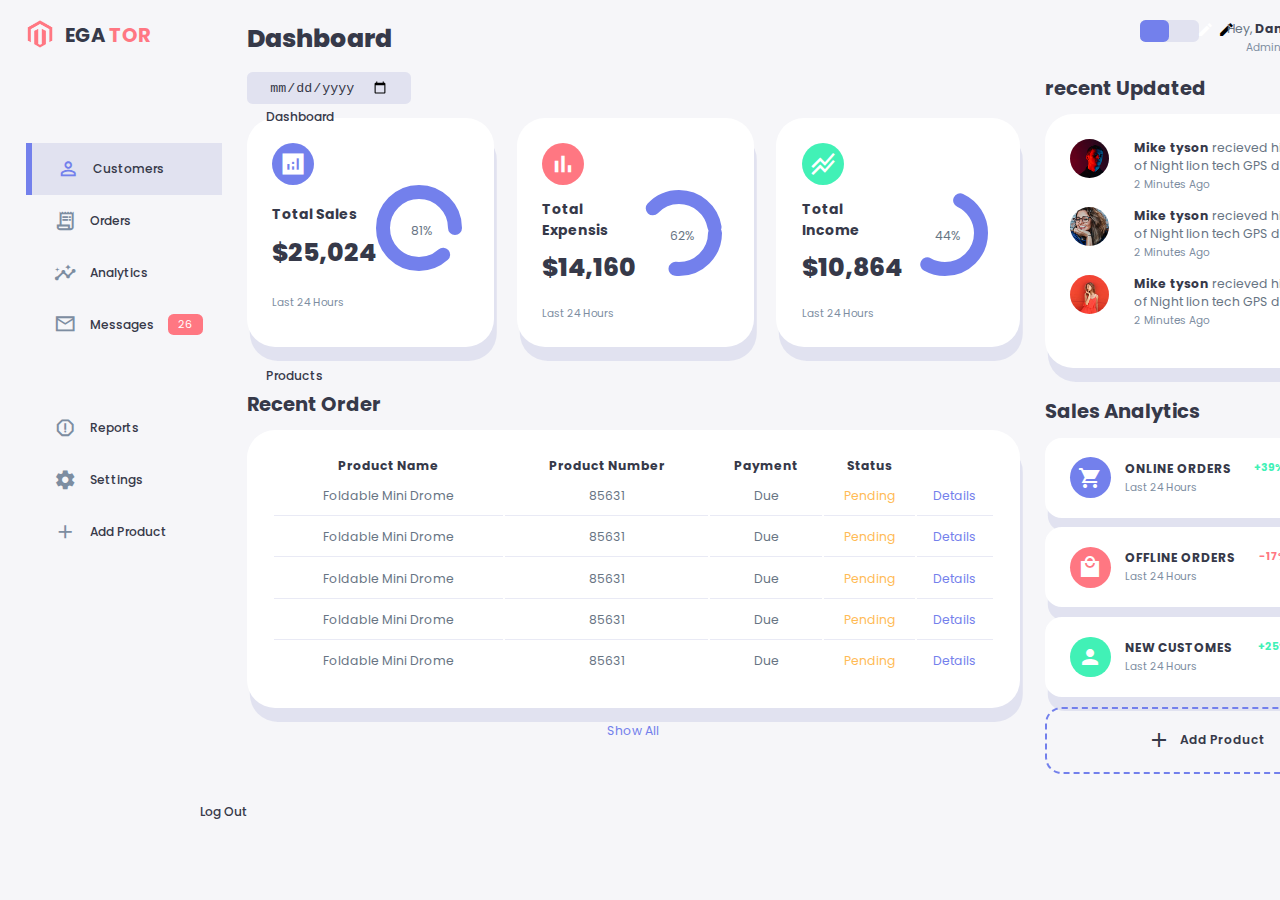
<file: index.html>
<!DOCTYPE html>
<html lang="en">

<head>
    <meta charset="UTF-8">
    <meta http-equiv="X-UA-Compatible" content="IE=edge">
    <meta name="viewport" content="width=device-width, initial-scale=1.0">
    <title>responsive dashboard</title>
    <!-- material icon -->
    <link href="https://fonts.googleapis.com/icon?family=Material+Icons+Sharp" rel="stylesheet">
    <!-- style.css -->
    <link rel="stylesheet" href="./css/style.css">
</head>

<body>
    <div class="containerr">
        <aside>
            <div class="top">
                <div class="logo">
                    <img src="./responsive admin dashboard assets/images/logo.png">
                    <h2>EGA <span class="danger">TOR</span> </h2>
                </div>
                <div class="close" id="close-btn">
                    <span class="material-icons-sharp">
                        close
                    </span>
                </div>
            </div>
            <div class="sidebar">
                <a href="./folder.html">
                    <span class="material-icons-sharp">
                        grid_view
                    </span>
                    <h3>Dashboard</h3>
                </a>
                <a href="#" class="active">
                    <span class="material-icons-sharp">
                        person_outline
                    </span>
                    <h3>Customers</h3>
                </a>
                <a href="#">
                    <span class="material-icons-sharp">
                        receipt_long
                    </span>
                    <h3>Orders</h3>
                </a>
                <a href="#">
                    <span class="material-icons-sharp">
                        insights
                    </span>
                    <h3>Analytics</h3>
                </a>
                <a href="#">
                    <span class="material-icons-sharp">
                        mail_outline
                    </span>
                    <h3>Messages</h3>
                    <span class="message-count">26</span>
                </a>
                <a href="#">
                    <span class="material-icons-sharp">
                        inventory
                    </span>
                    <h3>Products</h3>
                </a>
                <a href="#">
                    <span class="material-icons-sharp">
                        report_gmailerrorred
                    </span>
                    <h3>Reports</h3>
                </a>
                <a href="#">
                    <span class="material-icons-sharp">
                        settings
                    </span>
                    <h3>Settings</h3>
                </a>
                <a href="#">
                    <span class="material-icons-sharp">
                        add
                    </span>
                    <h3>Add Product</h3>
                </a>
                <a href="#">
                    <span class="material-icons-sharp">
                        logout
                    </span>
                    <h3>Log Out</h3>
                </a>
            </div>
        </aside>
        <!-- End of Aside -->
        <main>
            <h1>Dashboard</h1>
            <div class="data">
                <input type="date">
            </div>
            <div class="insights">
                <div class="sales">
                    <span class="material-icons-sharp">analytics</span>
                    <div class="middel">
                        <div class="left">
                            <h3>Total Sales</h3>
                            <h1>$25,024</h1>
                        </div>
                        <div class="progress">
                            <svg>
                                <circle cx="38" cy="38" r="36"></circle>
                            </svg>
                            <div class="number">
                                <p>81%</p>
                            </div>
                        </div>
                    </div>
                    <small class="text-muted">Last 24 Hours</small>
                </div>
                <!-- End of Sales -->
                <div class="expenses">
                    <span class="material-icons-sharp">bar_chart</span>
                    <div class="middel">
                        <div class="left">
                            <h3>Total Expensis</h3>
                            <h1>$14,160</h1>
                        </div>
                        <div class="progress">
                            <svg>
                                <circle cx="38" cy="38" r="36"></circle>
                            </svg>
                            <div class="number">
                                <p>62%</p>
                            </div>
                        </div>
                    </div>
                    <small class="text-muted">Last 24 Hours</small>
                </div>
                <!-- End of Expenses -->
                <div class="income">
                    <span class="material-icons-sharp">stacked_line_chart</span>
                    <div class="middel">
                        <div class="left">
                            <h3>Total Income</h3>
                            <h1>$10,864</h1>
                        </div>
                        <div class="progress">
                            <svg>
                                <circle cx="38" cy="38" r="36"></circle>
                            </svg>
                            <div class="number">
                                <p>44%</p>
                            </div>
                        </div>
                    </div>
                    <small class="text-muted">Last 24 Hours</small>
                </div>
                <!-- End of Income -->
            </div>
            <div class="recent-order">
                <h2>Recent Order</h2>
                <table>
                    <thead>
                        <tr>
                            <th>Product Name</th>
                            <th>Product Number</th>
                            <th>Payment</th>
                            <th>Status</th>
                            <th></th>
                        </tr>
                    </thead>
                    <tbody>
                        <tr>
                            <td>Foldable Mini Drome</td>
                            <td>85631</td>
                            <td>Due</td>
                            <td class="warning">Pending</td>
                            <td class="primary">Details</td>
                        </tr>
                        <tr>
                            <td>Foldable Mini Drome</td>
                            <td>85631</td>
                            <td>Due</td>
                            <td class="warning">Pending</td>
                            <td class="primary">Details</td>
                        </tr>
                        <tr>
                            <td>Foldable Mini Drome</td>
                            <td>85631</td>
                            <td>Due</td>
                            <td class="warning">Pending</td>
                            <td class="primary">Details</td>
                        </tr>
                        <tr>
                            <td>Foldable Mini Drome</td>
                            <td>85631</td>
                            <td>Due</td>
                            <td class="warning">Pending</td>
                            <td class="primary">Details</td>
                        </tr>
                        <tr>
                            <td>Foldable Mini Drome</td>
                            <td>85631</td>
                            <td>Due</td>
                            <td class="warning">Pending</td>
                            <td class="primary">Details</td>
                        </tr>
                    </tbody>

                </table>
                <a href="#">Show All</a>
            </div>
        </main>
        <!-- End of Main -->
        <div class="right">
            <div class="top">
                <button id="menu-btn">
                    <span class="material-icons-sharp">menu</span>
                </button>
                <div class="theme-toggler">
                    <span class="material-icons-sharp active">light_mode</span>
                    <span class="material-icons-sharp">dark_mode</span>
                </div>
                <div class="profile">
                    <div class="info">
                        <p>Hey, <b>Daniel</b> </p>
                        <small class="text-muted">Admin</small>
                    </div>
                    <div class="profile-photo">
                        <img src="./responsive admin dashboard assets/images/profile-1.jpg" alt="">
                    </div>
                </div>
            </div>
            <!-- End of Top -->
            <div class="recent-updates">
                <h2>recent Updated</h2>
                <div class="updates">
                    <div class="update">
                        <div class="profile-photo">
                            <img src="./responsive admin dashboard assets/images/profile-2.jpg" alt="">
                        </div>
                        <div class="message">
                            <p> <b>Mike tyson</b> recieved his order of Night lion tech GPS drone</p>
                            <small class="text-muted">2 Minutes Ago</small>
                        </div>
                    </div>
                    <div class="update">
                        <div class="profile-photo">
                            <img src="./responsive admin dashboard assets/images/profile-3.jpg" alt="">
                        </div>
                        <div class="message">
                            <p> <b>Mike tyson</b> recieved his order of Night lion tech GPS drone</p>
                            <small class="text-muted">2 Minutes Ago</small>
                        </div>
                    </div>
                    <div class="update">
                        <div class="profile-photo">
                            <img src="./responsive admin dashboard assets/images/profile-4.jpg" alt="">
                        </div>
                        <div class="message">
                            <p> <b>Mike tyson</b> recieved his order of Night lion tech GPS drone</p>
                            <small class="text-muted">2 Minutes Ago</small>
                        </div>
                    </div>
                </div>
            </div>
            <!-- End of Recent Updates -->
            <div class="sale-analytics">
                <h2>Sales Analytics</h2>
                <div class="item online">
                    <div class="icon">
                        <span class="material-icons-sharp">shopping_cart</span>
                    </div>
                    <div class="right">
                        <div class="info">
                            <h3>ONLINE ORDERS</h3>
                            <small class="text-muted">Last 24 Hours</small>
                        </div>
                        <h5 class="success">+39%</h5>
                        <h3>3849</h3>
                    </div>
                </div>
                <div class="item offline">
                    <div class="icon">
                        <span class="material-icons-sharp">local_mall</span>
                    </div>
                    <div class="right">
                        <div class="info">
                            <h3>OFFLINE ORDERS</h3>
                            <small class="text-muted">Last 24 Hours</small>
                        </div>
                        <h5 class="danger">-17%</h5>
                        <h3>1100</h3>
                    </div>
                </div>
                <div class="item customers">
                    <div class="icon">
                        <span class="material-icons-sharp">person</span>
                    </div>
                    <div class="right">
                        <div class="info">
                            <h3>NEW CUSTOMES</h3>
                            <small class="text-muted">Last 24 Hours</small>
                        </div>
                        <h5 class="success">+25%</h5>
                        <h3>849</h3>
                    </div>
                </div>
                <div class="item add-product">
                    <div>
                        <span class="material-icons-sharp">add</span>
                        <h3>Add Product</h3>
                    </div>
                </div>
            </div>
        </div>
    </div>
    <!-- Jquerry CDN Link-->
    <script src="https://ajax.googleapis.com/ajax/libs/jquery/3.6.3/jquery.min.js"></script>
    <script src="https://ajax.googleapis.com/ajax/libs/jquery/1.8/jquery.min.js"></script>
    <script src="./css/index.js"></script>
</body>

</html>
</file>
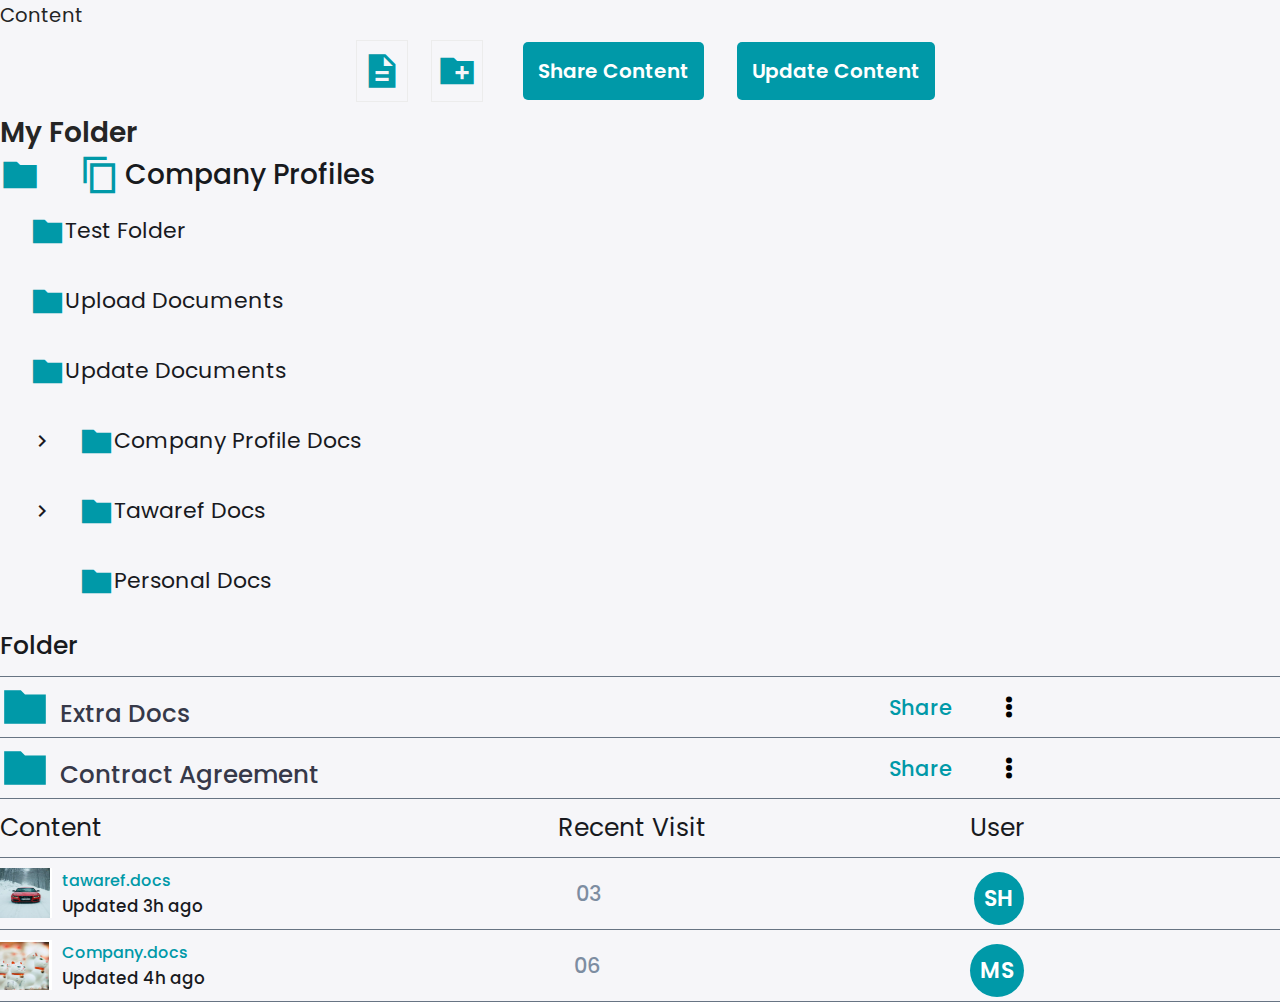
<file: folder.html>
<!DOCTYPE html>
<html lang="en">

<head>
    <meta charset="UTF-8">
    <meta http-equiv="X-UA-Compatible" content="IE=edge">
    <meta name="viewport" content="width=device-width, initial-scale=1.0">
    <title>responsive dashboard</title>
    <!-- material icon -->
    <link href="https://fonts.googleapis.com/icon?family=Material+Icons+Sharp" rel="stylesheet">
    <!-- style.css -->
    <link rel="stylesheet" href="./css/style.css">
    <!-- bootstrap css -->
    <link href="https://cdn.jsdelivr.net/npm/bootstrap@5.0.2/dist/css/bootstrap.min.css" rel="stylesheet"
        integrity="sha384-EVSTQN3/azprG1Anm3QDgpJLIm9Nao0Yz1ztcQTwFspd3yD65VohhpuuCOmLASjC" crossorigin="anonymous">
</head>

<body>

    <section class="folder">
        <div class="container-fluid">
            <div class="row mt-lg-5">
                <div class="col-lg-5 col-md-5 col-sm-3">
                    <div class="folder-text">
                        <h2>Content</h2>
                    </div>
                </div>
                <div class="col-lg-7 col-md-7 col-sm-9">
                    <div class="wrapper-one">
                        <div class="icons">
                            <span class="material-icons-sharp">
                                description
                            </span>
                            <span class="material-icons-sharp">
                                create_new_folder
                            </span>
                        </div>
                        <div class="button">
                            <a href="#" class="btn btn-succes">Share Content</a>
                            <a href="#" class="btn btn-succes"> Update Content </a>
                        </div>
                    </div>
                </div>
                <div class="row mt-lg-5">
                    <div class="col-lg-4 col-md-4 col-sm-12">
                        <div class="my-folder">
                            <h3>
                                My Folder
                            </h3>
                        </div>
                    </div>
                    <div class="col-lg-8 col-md-8 col-sm-12">
                        <div class="icons-text">
                            <span class="material-icons-sharp">folder_copy</span>
                            <h2>Company Profiles</h2>
                        </div>
                    </div>
                </div>
                <div class="row mt-lg-5">
                    <div class="col-lg-4 col-md-6 col-sm-12">
                        <div class="scroll-bar">
                            <div class="side-bar">
                                <div class="menu">
                                    <div class="item"><a href="#"><span class="material-icons-sharp"
                                                style="color: #0099a8; font-size: 35px;">folder</span><span
                                                class="sidebar-text">Test
                                                Folder</span></a>
                                    </div>
                                    <div class="item"><a href="#"><span class="material-icons-sharp"
                                                style="color: #0099a8; font-size: 35px;">folder</span><span
                                                class="sidebar-text">Upload
                                                Documents</span></a>
                                    </div>
                                    <div class="item"><a href="#"><span class="material-icons-sharp"
                                                style="color: #0099a8; font-size: 35px;">folder</span><span
                                                class="sidebar-text">Update
                                                Documents</span></a>
                                    </div>
                                    <div class="item"><a href="#" class="sub-btn"> <span
                                                class="material-icons-sharp dropdown">
                                                keyboard_arrow_right
                                            </span> <span class="material-icons-sharp"
                                                style="color: #0099a8; font-size: 35px;">folder</span><span
                                                class="sidebar-text">Company
                                                Profile Docs</span></a>
                                        <div class="sub-menu">
                                            <a href="#" class="sub-item"><span class="material-icons-sharp"
                                                    style="color: #0099a8; font-size: 35px;">folder</span><span
                                                    class="sidebar-text">Extra Docs</span></a>
                                            <a href="#" class="sub-item"><span class="material-icons-sharp"
                                                    style="color: #0099a8; font-size: 35px;">folder</span><span
                                                    class="sidebar-text">Contract Agreement</span></a>

                                        </div>
                                    </div>

                                    <div class="item"><a href="#" class="sub-btn"> <span
                                                class="material-icons-sharp dropdown">
                                                keyboard_arrow_right
                                            </span> <span class="material-icons-sharp"
                                                style="color: #0099a8; font-size: 35px;">folder</span><span
                                                class="sidebar-text">Tawaref
                                                Docs</span></a>
                                        <div class="sub-menu">
                                            <a href="#" class="sub-item"><span class="material-icons-sharp"
                                                    style="color: #0099a8; font-size: 35px;">folder</span><span
                                                    class="sidebar-text">Extra Docs</span></a>
                                            <a href="#" class="sub-item"><span class="material-icons-sharp"
                                                    style="color: #0099a8; font-size: 35px;">folder</span><span
                                                    class="sidebar-text">Contract Agreement</span></a>

                                        </div>

                                    </div>
                                    <div class="item"><a href="#"> <span class="material-icons-sharp"
                                                style="color: #0099a8; font-size: 35px;">folder</span><span
                                                class="sidebar-text">Personal
                                                Docs</span></a>
                                    </div>

                                </div>

                            </div>
                        </div>
                    </div>
                    <div class="col-lg-8 col-md-6 col-sm-12">
                        <div class="top-heading">
                            <h2>Folder</h2>
                        </div>
                        <div class="wrapper-main">
                            <div class="iconn-text">
                                <span class="material-icons-sharp">folder</span>
                                <span>
                                    <h2>Extra Docs</h2>
                                </span>
                            </div>
                            <div class="rightside-text">
                                <a href="#">
                                    <h2>Share</h2>
                                </a>
                                <span class="material-icons-sharp">
                                    more_vert
                                </span>
                            </div>
                        </div>
                        <div class="wrapper-main">
                            <div class="iconn-text">
                                <span class="material-icons-sharp">folder</span>
                                <span>
                                    <h2>Contract Agreement</h2>
                                </span>
                            </div>
                            <div class="rightside-text">
                                <a href="#">
                                    <h2>Share</h2>
                                </a>
                                <span class="material-icons-sharp">
                                    more_vert
                                </span>
                            </div>
                        </div>
                        <div class="wrapper-two">
                            <div class="text-one">
                                <h2>Content</h2>
                            </div>
                            <div class="text-two">
                                <h2>Recent Visit</h2>
                            </div>
                            <div class="text-three">
                                <h2>User</h2>
                            </div>
                        </div>
                        <div class="wrapper-three">
                            <div class="main-form">
                                <div class="form-img">
                                    <img src="./responsive admin dashboard assets/images/car.png" class="img-fluid"
                                        alt="">
                                </div>
                                <div class="form-text">
                                    <a href="https://www.tawaref.com/" target="_blank">tawaref.docs</a>
                                    <h2>Updated 3h ago</h2>
                                </div>
                            </div>
                            <div class="number-side">
                                <h2>03</h2>
                            </div>
                            <div class="update-side">
                                <p>SH</p>
                            </div>
                        </div>
                        <div class="wrapper-three">
                            <div class="main-form">
                                <div class="form-img">
                                    <img src="./responsive admin dashboard assets/images/cutie.png" class="img-fluid"
                                        alt="">
                                </div>
                                <div class="form-text">
                                    <a href="https://www.tawaref.com/blog.html" target="_blank">Company.docs</a>
                                    <h2>Updated 4h ago</h2>
                                </div>
                            </div>
                            <div class="number-side">
                                <h2>06</h2>
                            </div>
                            <div class="update-side">
                                <p>MS</p>
                            </div>
                        </div>
                    </div>
                </div>
            </div>
        </div>
    </section>

    <!-- Js CDN -->
    <script src="https://ajax.googleapis.com/ajax/libs/jquery/3.6.3/jquery.min.js"></script>
    <script src="https://ajax.googleapis.com/ajax/libs/jquery/1.8/jquery.min.js"></script>
    <!-- Bootstrap CDN -->
    <script src="https://cdn.jsdelivr.net/npm/@popperjs/core@2.9.2/dist/umd/popper.min.js"
        integrity="sha384-IQsoLXl5PILFhosVNubq5LC7Qb9DXgDA9i+tQ8Zj3iwWAwPtgFTxbJ8NT4GN1R8p"
        crossorigin="anonymous"></script>
    <script src="https://cdn.jsdelivr.net/npm/bootstrap@5.0.2/dist/js/bootstrap.min.js"
        integrity="sha384-cVKIPhGWiC2Al4u+LWgxfKTRIcfu0JTxR+EQDz/bgldoEyl4H0zUF0QKbrJ0EcQF"
        crossorigin="anonymous"></script>


    <!-- Jquerry Start Here -->

    <script type="text/javascript">
        $(document).ready(function () {
            $('.sub-btn').click(function () {
                $(this).next('.sub-menu').slideToggle();
                $(this).find('.dropdown').toggleClass('rotate');
            });
        });
    </script>

</body>

</html>
</file>
<file: css/style.css>
@import url('https://fonts.googleapis.com/css2?family=Poppins:wght@200;300;400;600;800;900&display=swap');


/* Root Variables */
:root{
    --color-primary: #7380ec;
    --color-danger: #ff7782;
    --color-success: #41f1b6;
    --color-warning: #ffbb55;
    --color-white: #fff;
    --color-info-dark: #7d8da1;
    --color-info-light: #dce1eb;
    --color-dark: #363949;
    --color-light: rgba(132, 139, 200, 0.18);
    --color-primary-variant: #111e88;
    --color-dark-variant: #677483;
    --color-background: #f6f6f9;

    --card-border-radius: 2rem;
    --border-radius-1: 0.4rem;
    --border-radius-2: 0.8rem;
    --border-radius-3: 1.2rem;

    --card-padding: 1.8rem;
    --padding-1: 1.2rem;

    --box-shadow: 0.2rem 1rem var(--color-light);
}

/* Dark Theme Variables */
    .dark-theme-variables {
        --color-background: #181a1e;
        --color-white: #202528;
        --color-dark: #edeffd;
        --color-dark-variant: #a3bdcc;
        --color-light: rgba(0,0,0,0.4);
        --box-shadow: 0.2rem 3rem var(--color-light)
    }
*{
    margin: 0;
    padding: 0;
    outline: 0;
    appearance: none;
    border: 0;
    text-decoration: none;
    list-style: none;
    box-sizing: border-box;
}

html{
    font-size: 14px;
}

body{
    width: 100vw;
    height: 100vh;
    font-family: poppins, sans-serif;
    font-size: 0.88rem;
    background-color: var(--color-background);
    user-select: none;
    overflow-x: hidden;
}

.containerr{
    display: grid;
    width: 96%;
    margin: 0 auto;
    gap: 1.8rem;
    grid-template-columns: 14rem auto 23rem;
}

a {
    color: var(--color-dark);
}

img{
    display: block;
    width: 100%;
}

h1{
    color: var(--color-dark);
    font-weight: 800;
    font-size: 1.8rem;
}
h2{
    color: var(--color-dark);
    font-size: 1.4rem;
}
h3{
    color: var(--color-dark);
    font-size: 0.87rem;
}
h4{
    color: var(--color-dark);
    font-size: 0.8rem;
}
h5{
    color: var(--color-dark);
    font-size: 0.77rem;
}
.close{
    display: none;
}
small{
    font-size: 0.75rem;
}

.profile-photo{
    width: 2.8rem;
    height: 2.8rem;
    border-radius: 50%;
    overflow: hidden;
}
.text-muted{
    color: var(--color-info-dark);
}
p{
    color: var(--color-dark-variant);
}
b{
    color: var(--color-dark);
}
.primary{
    color: var(--color-primary);
}
.danger{
    color: var(--color-danger);
}
.success{
    color: var(--color-success);
}
.warning{
    color: var(--color-warning);
}

aside{
    height: 100vh;
}
aside .top{
    background-color: var(--color-background);
    display: flex;
    align-items: center;
    justify-content: space-between;
    margin-top: 1.4rem;
}
aside .logo{
    display: flex;
    gap: 0.8rem;
}
aside .logo img{
    width: 2rem;
    height: 2rem;
}


/* ***********Sidebar************ */
aside .sidebar{
    background-color: var(--color-background);
    display: flex;
    flex-direction: column;
    height: 86vh;
    position: relative;
    top: 3rem;
}

aside h3{
    font-weight: 500;
}

aside .sidebar a{
    display: flex;
    color: var(--color-info-dark);
    margin-left: 2rem;
    gap: 1rem;
    align-items: center;
    position: relative;
    height: 3.7rem;
    transition: all 300ms ease;
}
aside .sidebar a span{
    font-size: 1.6rem;
    transition: all 300ms ease;
}
aside .sidebar a:last-child{
    position: absolute;
    bottom: 2rem;
    width: 100%;
}
aside .sidebar a.active{
    background-color: var(--color-light);
    color: var(--color-primary);
    margin-left: 0;
}
aside .sidebar a.active::before{
    content: '';
    width: 6px;
    height: 100%;
    background-color: var(--color-primary);
}
aside .sidebar a.active span{
    color: var(--color-primary);
    margin-left: calc(1rem - 3px);
}
aside .sidebar a:hover{
    color: var(--color-primary);
}
aside .sidebar a:hover span{
    margin-left: 0.8rem;
}
aside .sidebar .message-count{
    background-color: var(--color-danger);
    color: var(--color-white);
    padding: 2px 10px;
    font-size: 11px;
    border-radius: var(--border-radius-1);
}


/* ***********Main************ */
main{
    margin-top: 1.4rem;
}
main .data {
    display: inline-block;
    background-color: var(--color-light);
    border-radius: var(--border-radius-1);
    margin-top: 1rem;
    padding: 0.5rem 1.6rem;
}
main .data input[type="date"]{
    background: transparent;
    color: var(--color-dark);
}
main .insights{
    display: grid;
    grid-template-columns: repeat(3, 1fr);
    gap: 1.6rem;
}
main .insights> div{
    background-color: var(--color-white);
    padding: var(--card-padding);
    border-radius: var(--card-border-radius);
    margin-top: 1rem;
    box-shadow: var(--box-shadow);
    transition: all 300ms ease;
}
main .insights> div:hover{
    box-shadow: none;
}
main .insights> div span{
    background: var(--color-primary);
    padding: 0.5rem;
    border-radius: 50%;
    color: var(--color-white);
    font-size: 2rem;
}
main .insights> div.expenses span{
    background-color: var(--color-danger);
}
main .insights> div.income span{
    background-color: var(--color-success);
}
main .insights> div .middel{
    display: flex;
    align-items: center;
    justify-content: space-between;
}
main .insights h3{
    margin: 1rem 0 0.6rem;
    font-size: 1rem;
}
main .insights .progress{
    position: relative;
    width: 93px;
    height: 92px;
    border-radius: 50%;
}
main .insights svg{
    width: 7rem;
    height: 7rem;
}
main .insights svg circle{
    fill: none;
    stroke: var(--color-primary);
    stroke-width: 14;
    stroke-linecap: round;
    transform: translate(5px, 5px);
    stroke-dasharray: 110;
    stroke-dashoffset: 92;
}
main .insights .sales svg circle{
    stroke-dashoffset: -30;
    stroke-dasharray: 200;
}
main .insights .expenses svg circle{
    stroke-dashoffset: 20;
    stroke-dasharray: 80;
}
main .insights .income svg circle{
    stroke-dashoffset: 35;
    stroke-dasharray: 110;
}
main .insights .progress .number{
    position: absolute;
    top: 0%;
    left: 0%;
    height: 100%;
    width: 100%;
    display: flex;
    justify-content: center;
    align-items: center;
}


main .insights small{
    margin-top: 1.3rem;
    display: block;
}


/* ***********Recent Orders************ */
main .recent-order{
    margin-top: 3rem;

}

main .recent-order h2{
    margin-bottom: 0.8rem;
}
main .recent-order table{
    background-color: var(--color-white);
    width: 100%;
    border-radius: var(--card-border-radius);
    padding: var(--card-padding);
    text-align: center;
    box-shadow: var(--box-shadow);
    transition: all 300ms ease;
}
main .recent-order table:hover{
    box-shadow: none;
}
main table tbody td{
    height: 2.8rem;
    border-bottom: 1px solid var(--color-light);
    color: var(--color-dark-variant);
}
main table tbody tr:last-child td{
    border: none;
}
main .recent-order a{
    text-align: center;
    display: block;
    margin: 1rem auto;
    color: var( --color-primary);
}
/* ***********Right************ */
.right{
    margin-top: 1.4rem;
}

.right .top{
    display: flex;
    justify-content: end;
    gap: 2rem;
}
.right .top button{
    display: none;
}
.right .theme-toggler{
    background: var(--color-light);
    display: flex;
    justify-content: space-between;
    align-items: center;
    height: 1.6rem;
    width: 4.2rem;
    cursor: pointer;
    border-radius: var(--border-radius-1);
}
.right .theme-toggler span{
    font-size: 1.2rem;
    width: 50%;
    height: 100%;
    display: flex;
    align-items: center;
    justify-content: center;
}
.right .theme-toggler span.active{
    background-color: var(--color-primary);
    color: var(--color-white);
    border-radius: var(--border-radius-1);
}

.right .top .profile{
    display: flex;
    gap: 2rem;
    text-align: center;
}
/* ***********Recent Updates************ */
.right .recent-updates{
    margin-top: 1rem;
}

.right .recent-updates h2{
    margin-bottom: 0.8rem;
}
.right .recent-updates .updates{
    background-color: var(--color-white);
    padding: var(--card-padding);
    border-radius: var(--card-border-radius);
    box-shadow: var(--box-shadow);
    transition: all 300ms ease;
}
.right .recent-updates .updates:hover{
    box-shadow: none;
}
.right .recent-updates .updates .update{
    display: grid;
    grid-template-columns: 2.6rem auto;
    gap: 2rem;
    margin-bottom: 1rem;
}
/* ***********Sales Analytics************ */
.right .sale-analytics{
    margin-top: 2rem;
}
.right .sale-analytics h2{
    margin-bottom: 0.8rem;
}
.right .sale-analytics .item{
    background-color: var(--color-white);
    display: flex;
    align-items: center;
    gap: 1rem;
    margin-bottom: 0.7rem;
    padding: 1.4rem var(--card-padding);
    border-radius: var(--border-radius-3);
    box-shadow: var(--box-shadow);
    transition: all 300ms ease;
}
.right .sale-analytics .item:hover{
    box-shadow: none;
}
.right .sale-analytics .item .right{
    display: flex;
    justify-content: space-between;
    align-items: start;
    margin: 0;
    width: 100%;
}

.right .sale-analytics .item .icon{
    padding: 0.6rem;
    color: var(--color-white);
    border-radius: 50%;
    background-color: var(--color-primary);
    display: flex;
}

.right .sale-analytics .item.offline .icon{
    background-color: var(--color-danger);
}
.right .sale-analytics .item.customers .icon{
    background-color: var(--color-success);
}
.right .sale-analytics .add-product{
    background-color: transparent;
    border: 2px dashed var(--color-primary);
    color: var(--color-dark);
    display: flex;
    align-items: center;
    justify-content: center;
}
.right .sale-analytics .add-product:hover{
    background-color: var(--color-primary);
    color: var(--color-white);
}
.right .sale-analytics .add-product{
    box-shadow: none;
}
.right .sale-analytics .add-product div{
    display: flex;
    align-items: center;
    gap: 0.6rem;
}
.right .sale-analytics .add-product div h3{
    font-weight: 600;
}
th{
    color: var(--color-dark);
}

/* ***********Media Queries************ */
@media screen and (max-width:1200px){
    .container{
        width: 94%;
        grid-template-columns: 7rem auto 23rem;
    }
    .close{
        display: block;
        color: var(--color-dark);
    }
    
    aside .logo h2{
        display: none;
    }
    aside .sidebar h3{
        display: none;
    }
    aside .sidebar a{
        width: 5.6rem;
    }
    aside .sidebar a:last-child{
        position: relative;
        margin-top: 1.8rem;
    }
    main .insights{
        grid-template-columns: 1fr;
        gap: 0;
    }
    main .recent-order{
        width: 94%;
        position: absolute;
        left: 50%;
        transform: translateX(-40%);
        margin: 2rem 0 0 0.8rem;
    }
    main .recent-order table{
        width: 83vw;
    }
    main table thead tr th:last-child,
    main table thead tr th:first-child,
    main table tbody tr td:last-child,
    main table tbody tr td:first-child{
        display: none;
    }
    
}
/* ***********Media Queries************ */
@media screen and (max-width:768px) {
    .containerr{
        width: 100%;
        grid-template-columns: 1fr;
    }

    main .recent-order{
        transform: translateX(-50%);
    }

    aside {
        position: fixed;
        left: -100%;
        background-color: var(--color-white);
        width: 18rem;
        z-index: 3;
        box-shadow: 1rem 3rem 4rem var(--color-light);
        height: 100vh;
        padding-right: var(--card-padding);
        display: none;
        animation: showMenu 400ms ease forwards;
    }
    @keyframes showMenu {
        to{
            left: 0;
        }
    }
    aside .logo{
        margin-left: 1rem;
    }
    aside .logo h2{
        display: inline;
    }
    aside .sidebar h3{
        display: inline;
    }
    aside .sidebar a{
        width: 100%;
        height: 3.4rem;
    }
    aside .sidebar a:last-child{
        position: absolute;
        bottom: 3rem;
    }
    aside .close {
        display: inline-block;
        cursor: pointer;
    }
    main{
        margin-top: 8rem;
        padding: 0 1rem;
    }
    main .recent-order{
        position: relative;
        margin: 3rem 0 0 0;
        width: 100%;
    }
    main .recent-order table{
        width: 100%;
        margin: 0;
    }
    .right{
        width: 94%;
        height: 0 auto 4rem;
    }
    .right .top{
        position: fixed;
        top: 0%;
        left: 0%;
        align-items: center;
        padding: 0 0.8rem;
        height: 4.6rem;
        background-color: var(--color-white);
        width: 100%;
        margin: 0%;
        z-index: 2;
        box-shadow: 0 1rem 1rem var(--color-light);
    }
    .right .top .theme-toggler{
        width: 4.4rem;
        position: absolute;
        left: 66%;
    }
    .right .profile .info{
        display: none;
    }
    .right .top button{
        display: inline-block;
        background: transparent;
        cursor: pointer;
        color: var(--color-dark);
        position: absolute;
        left: 2rem;
    }
    .right .top button span{
        font-size: 2rem;
    }
}






/* ***********Folder Section Css Start Here************ */
.wrapper-one{
    display: flex;
    justify-content: center;
    align-items: center;
}
.wrapper-one .icons{
    margin-right: 30px;
}
.wrapper-one .icons .material-icons-sharp{
    font-size: 40px;
    color: #0099a8
;
    border: 1px solid #ececec;
    margin: 10px;
    padding: 10px 5px;
    cursor: pointer;
}
.button .btn-succes{
    background-color: #0099a8
;
    color: #fff;
    padding: 15px 15px;
    font-family: 'Poppins', sans-serif;
    font-size: 20px;
    font-weight: 600;
    border-radius: 5px;
    transition: all 300ms ease;
}
.button .btn-succes:hover{
    background-color: #0099a8
;
    color: #fff;
    border: 1px solid #0099a8
;
    box-shadow: var(--box-shadow);
    transform: translate(-1px,-10px);
    -webkit-transform: translate(-1px,-10px);
    -moz-transform: translate(-1px,-10px);
}
.button .btn-succes:first-child{
    margin-right: 30px;
}
.folder-text h2{
    font-family: 'Poppins', sans-serif;
    color: #252525;
    font-weight: 400;
}
.my-folder h3{
    font-family: 'Poppins', sans-serif;
    color: #252525;
    font-weight: 600;
    font-size: 2rem;
}
.icons-text{
    display: flex;
    align-items: center;
    justify-content: start;
}
.icons-text h2{
    font-size: 2rem;
    font-family: 'poppins',sans-serif;
    color: #181a1e;
    font-weight: 500;
}
.icons-text .material-icons-sharp{
    font-size: 40px;
    color: #0099a8;
    cursor: pointer;
    margin-right: 5px;
}
.side-bar .menu .item a{
    text-decoration: none;
    font-size: 22px;
    font-family: 'poppins',sans-serif;
    color: #181a1e;
    display: flex;
    justify-content: flex-start;
    align-items: center;
    padding: 5px 30px;
    line-height: 60px;
}
.sub-menu {
    padding-left: 80px;
    display: flex;
    justify-content: flex-start;
    flex-direction: column;
}
.side-bar .menu .sub-menu a{
    text-decoration: none;
    align-items: center;
    display: flex;
    color: #181a1e;
    padding: 10px 0px;
    font-family: 'poppins',sans-serif;
    font-size: 22px;
}
.side-bar .menu .sub-menu{
    display: none;
}
.rotate{
    transform: rotate(90deg);
}
.sub-btn .dropdown{
    margin-right: 25px;
}
.side-bar .menu .item:last-child{
    margin-left: 49px;
}
.scroll-bar{
    height: 99%;
    width: 100%;
    font-family: 'Poppins',Arial, Helvetica, sans-serif;
    overflow: auto;
}
.top-heading h2{ 
    font-size: 1.785rem;
    font-family: 'Poppins', sans-serif;
    color: #181a1e;
    font-weight: 500;
    line-height: 60px;
    border-bottom: 1px solid #677483;
}

.wrapper-main{
    display: flex;
    justify-content: space-between;
    border-bottom: 1px solid #677483;
}
.iconn-text{
    display: flex;
    justify-content: flex-start;
    align-items: end;
    padding: 5px 0;
}
.iconn-text .material-icons-sharp{
    font-size: 50px;
    color: #0099a8
;
    margin-right: 10px;
}
.iconn-text span h2{
    font-size: 1.75rem;
    font-weight: 500;
    font-family: 'Poppins',sans-serif;
}
.rightside-text{
    display: flex;
    justify-content: center;
    align-items: center;
    margin-right: 20%;
    gap: 3rem;
}
.rightside-text a{
    text-decoration: none;
}
.rightside-text h2{
    font-size: 1.5rem;
    font-family: 'Poppins',sans-serif;
    font-weight: 500;
    color: #0099a8
;
}
.rightside-text .material-icons-sharp{
    font-size: 30px;
    font-weight: 800;
}
.wrapper-two{
    display: flex;
    justify-content: space-between;
    align-items: center;
    border-bottom: 1px solid #677483;
}
.wrapper-two .text-one h2,
.wrapper-two .text-two h2,
.wrapper-two .text-three h2{
    font-family: 'Poppins', sans-serif;
    font-size: 25px;
    font-weight: 400;
    color: #181a1e;
    padding: 10px 0;
}
.text-two{
    margin-left: 15%;
}
.wrapper-two .text-three{
    margin-right: 20%;
}
.main-form{
    display: flex;
    padding: 10px 0px;
}
.main-form .form-text a{
    text-decoration: none;
    color: #0099a8;
    font-family: 'Poppins',sans-serif;
    font-size: 16px;
    margin-left: 10px;
    font-weight: 500;
}
.main-form .form-text h2{
    font-family: 'Poppins', sans-serif;
    color: #181a1e;
    font-size: 1.2rem;
    font-weight: 500;
    margin-left: 10px;
}
.wrapper-three{
    display: flex;
    justify-content: space-between;
    align-items: center;
    border-bottom: 1px solid #677483;
}
.update-side{
    margin-right: 20%;
}
.update-side p{
    font-family: 'Poppins', sans-serif;
    font-size: 22px;
    color: #fff;
    font-weight: 600;
    background-color: #0099a8
;
    padding: 10px 10px;
    border-radius: 50%;
    margin-top: 10px;
}
.number-side h2{
    font-weight: 500;
    font-size: 1.5rem;
    color: var(--color-info-dark);
}
/* body{
    overflow: hidden;
} */


@media (max-width:1200px){
    .button .btn-succes{
        font-size: 18px;
    }
}
</file>
